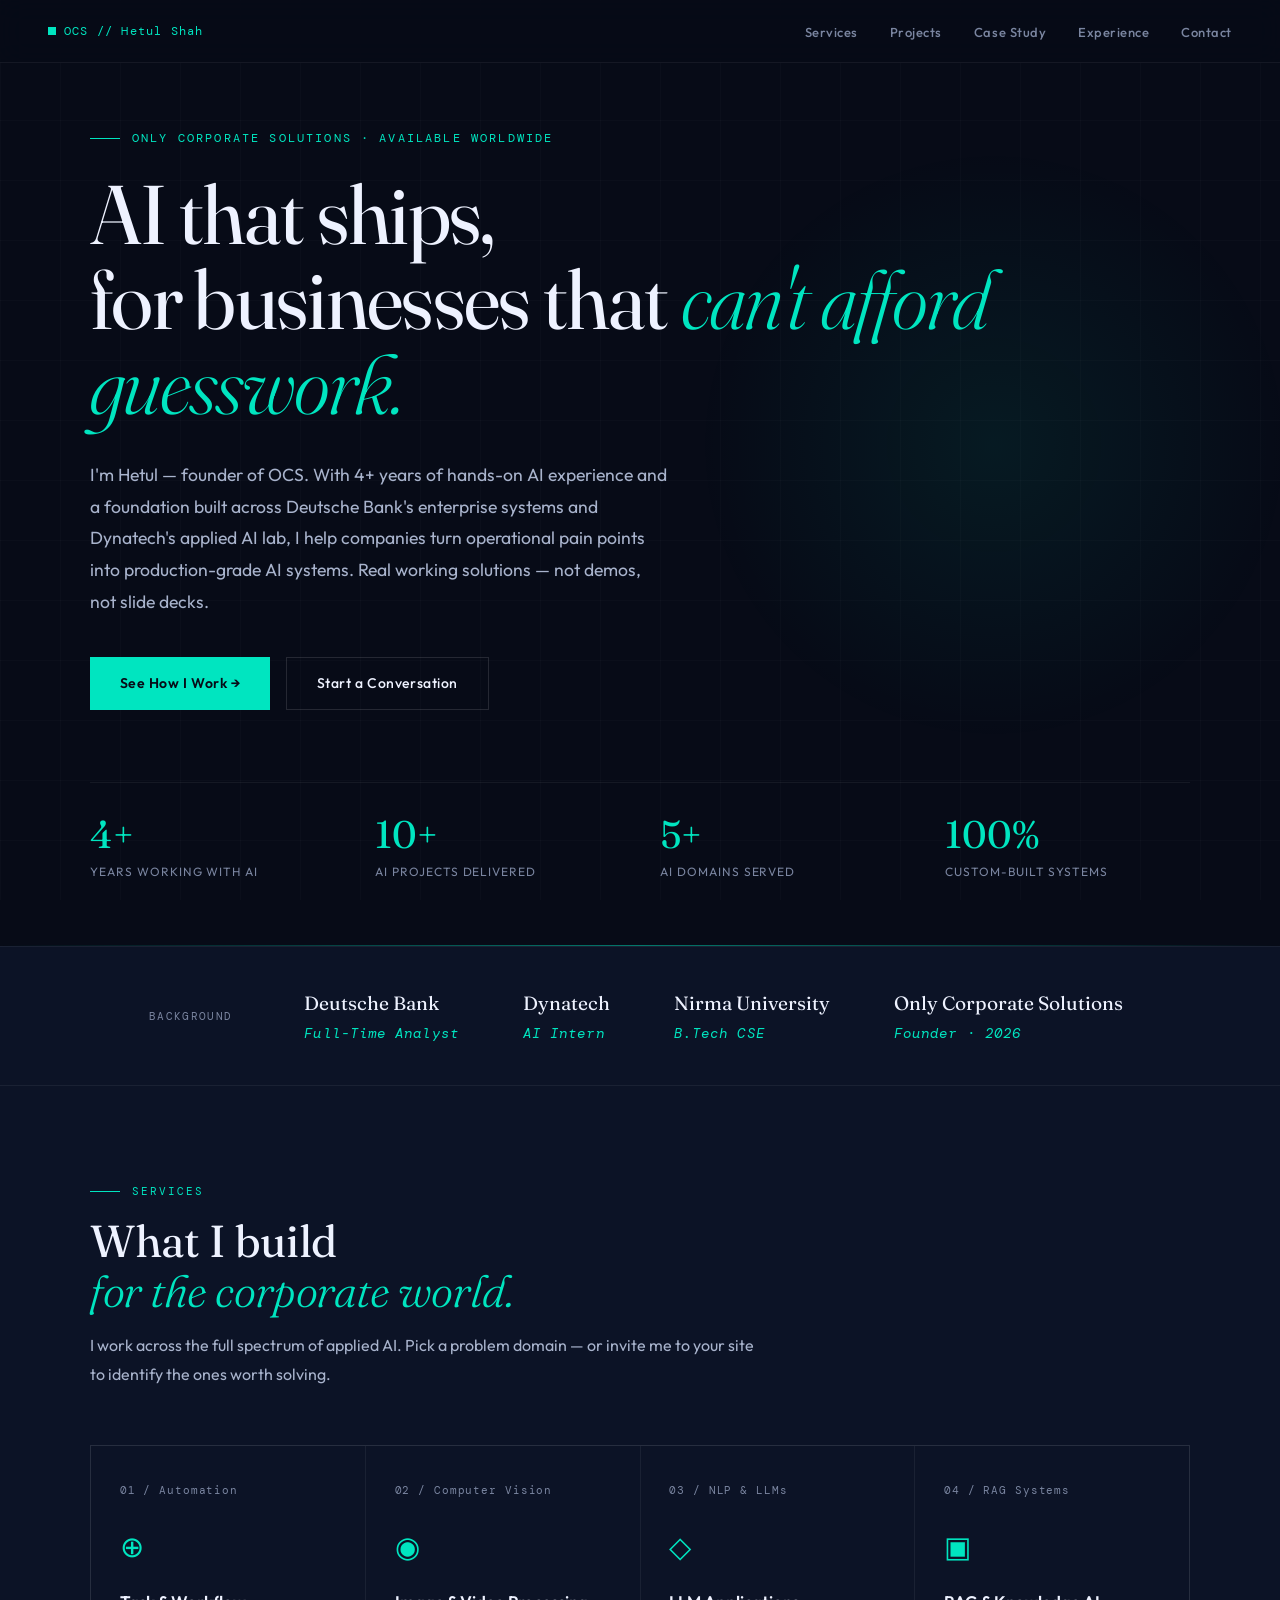
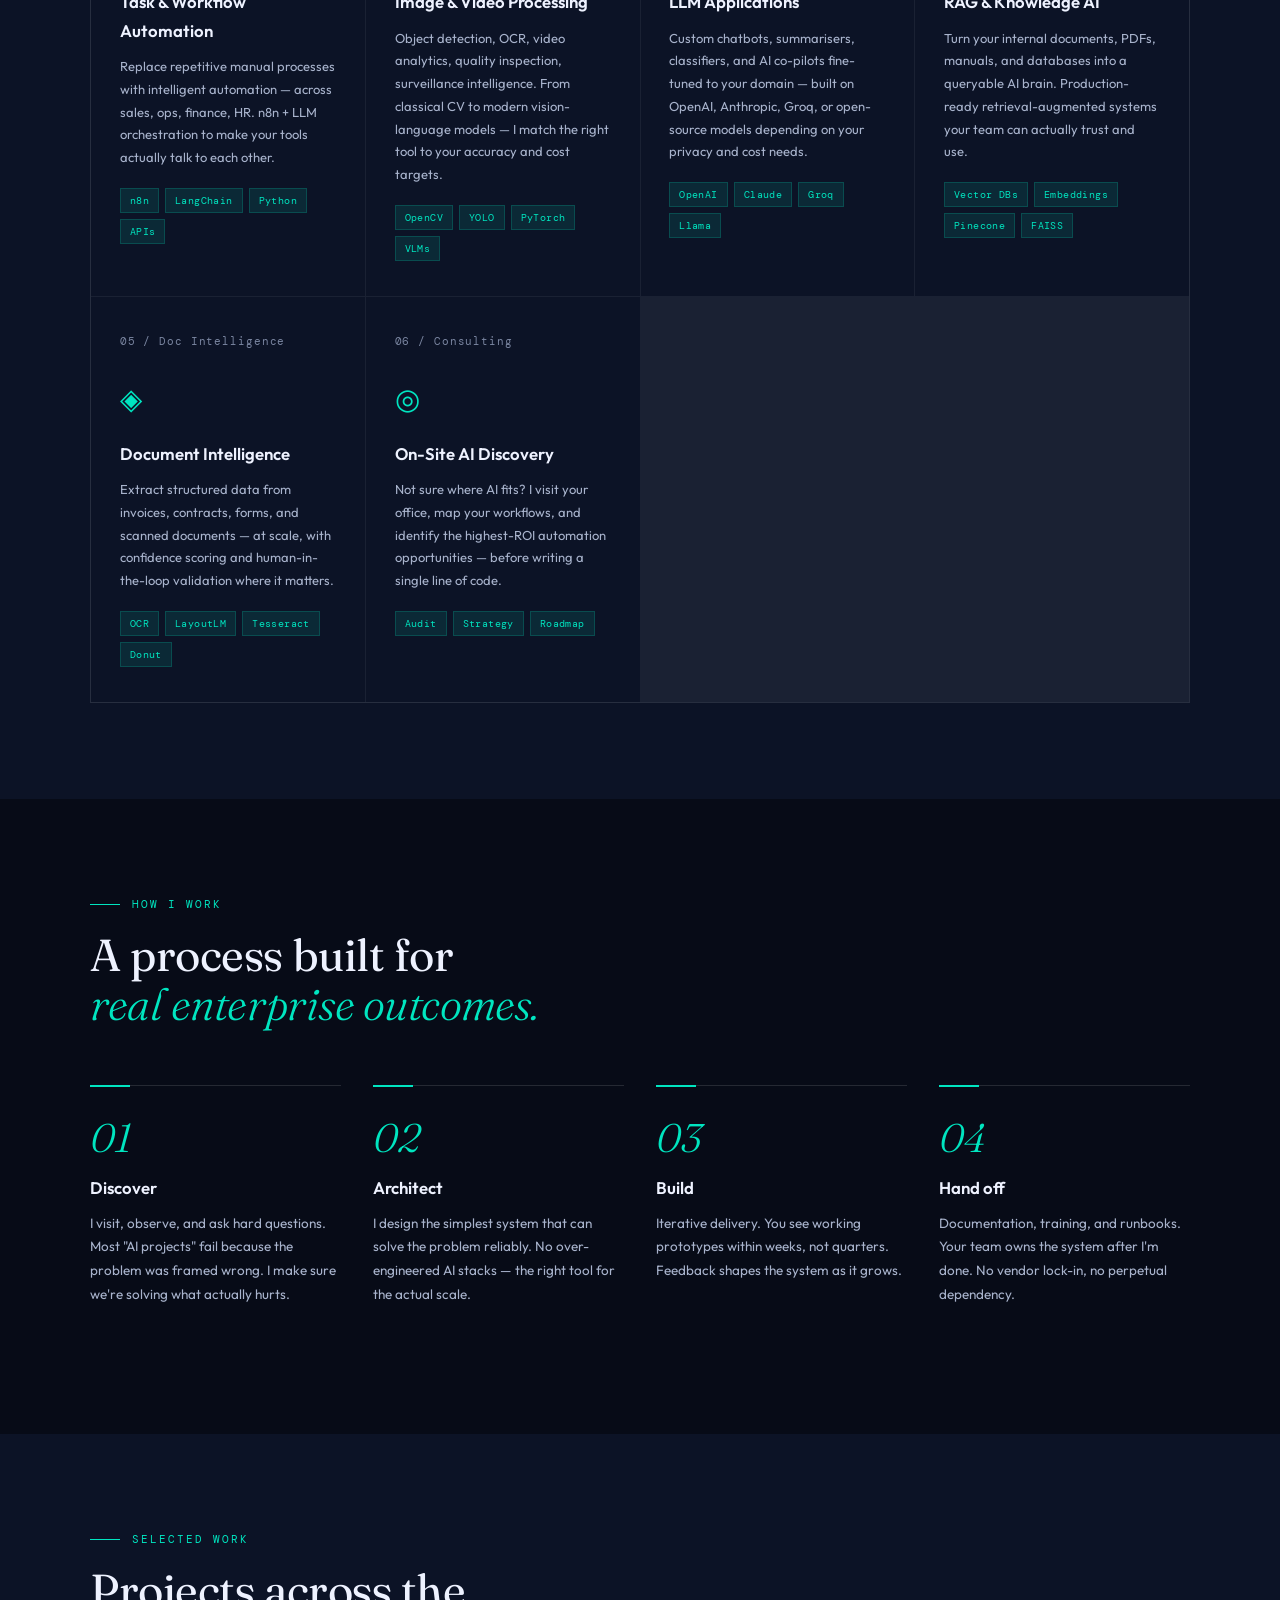
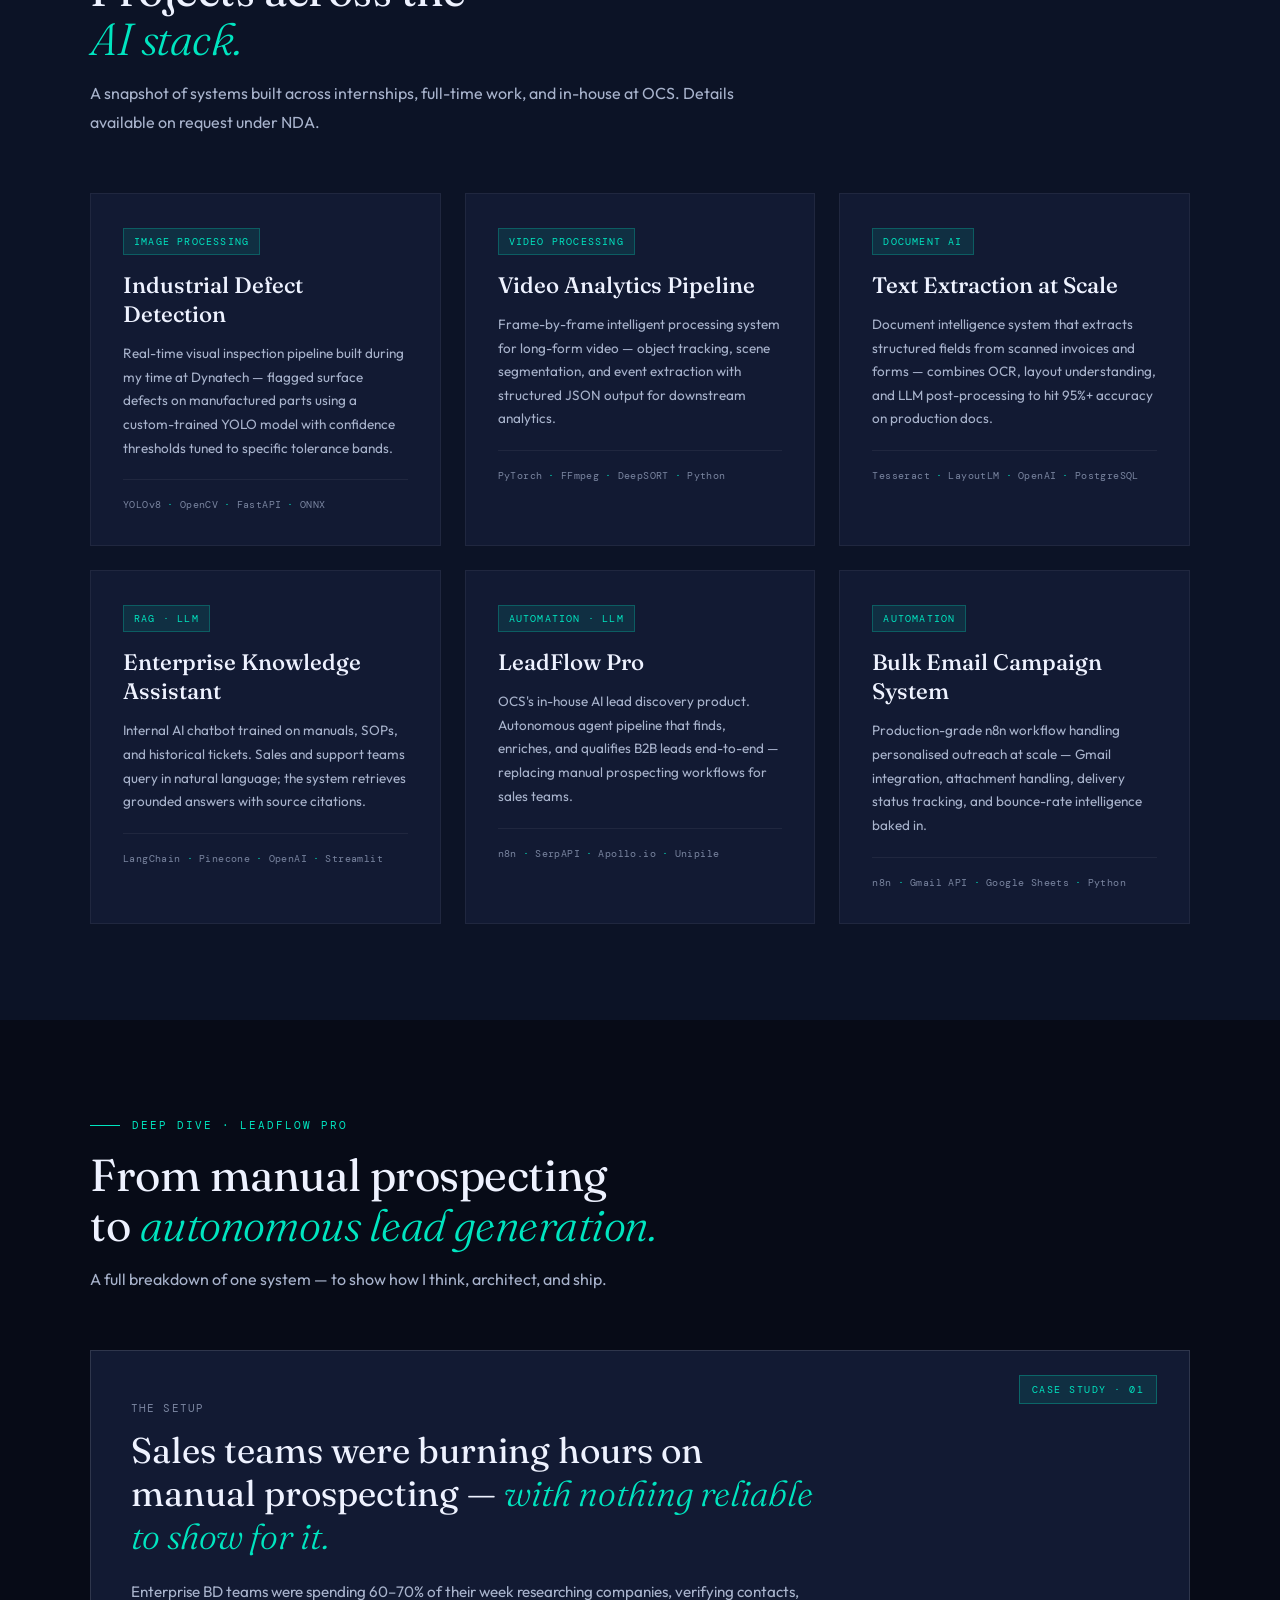
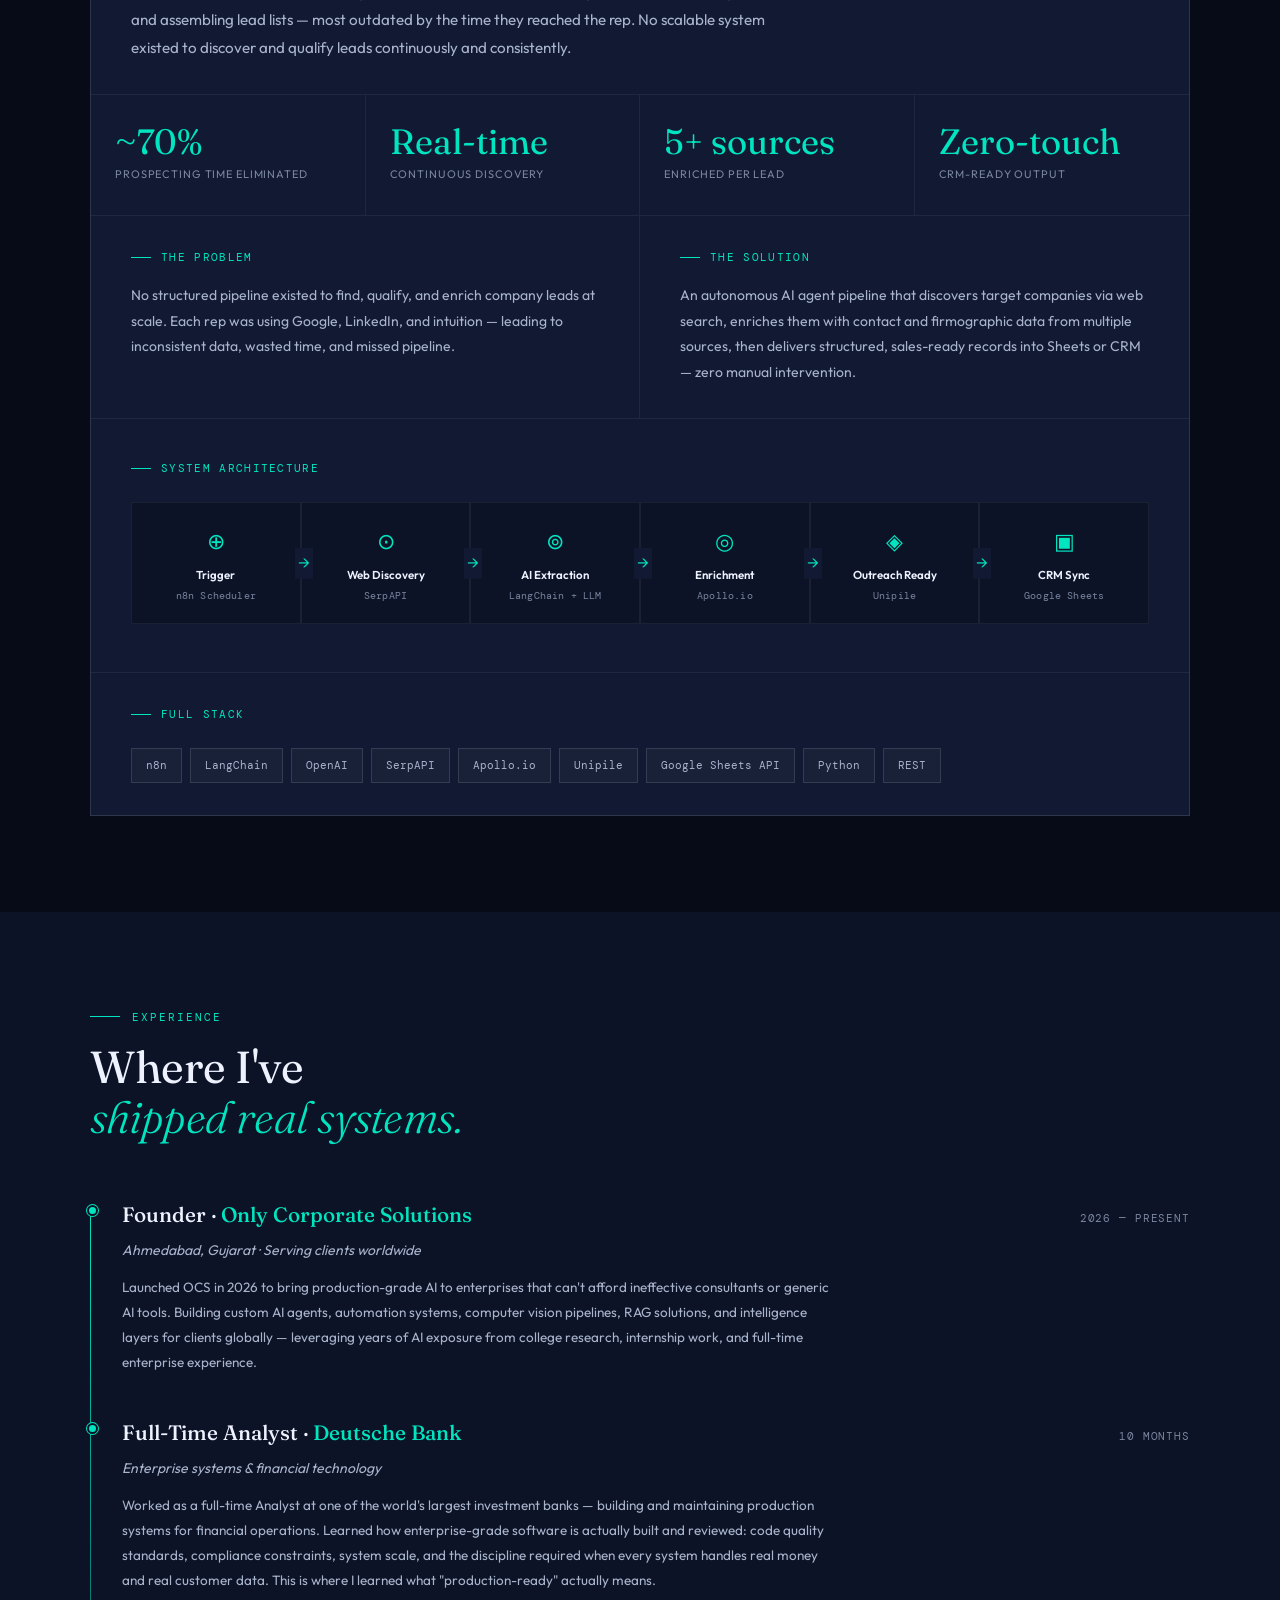
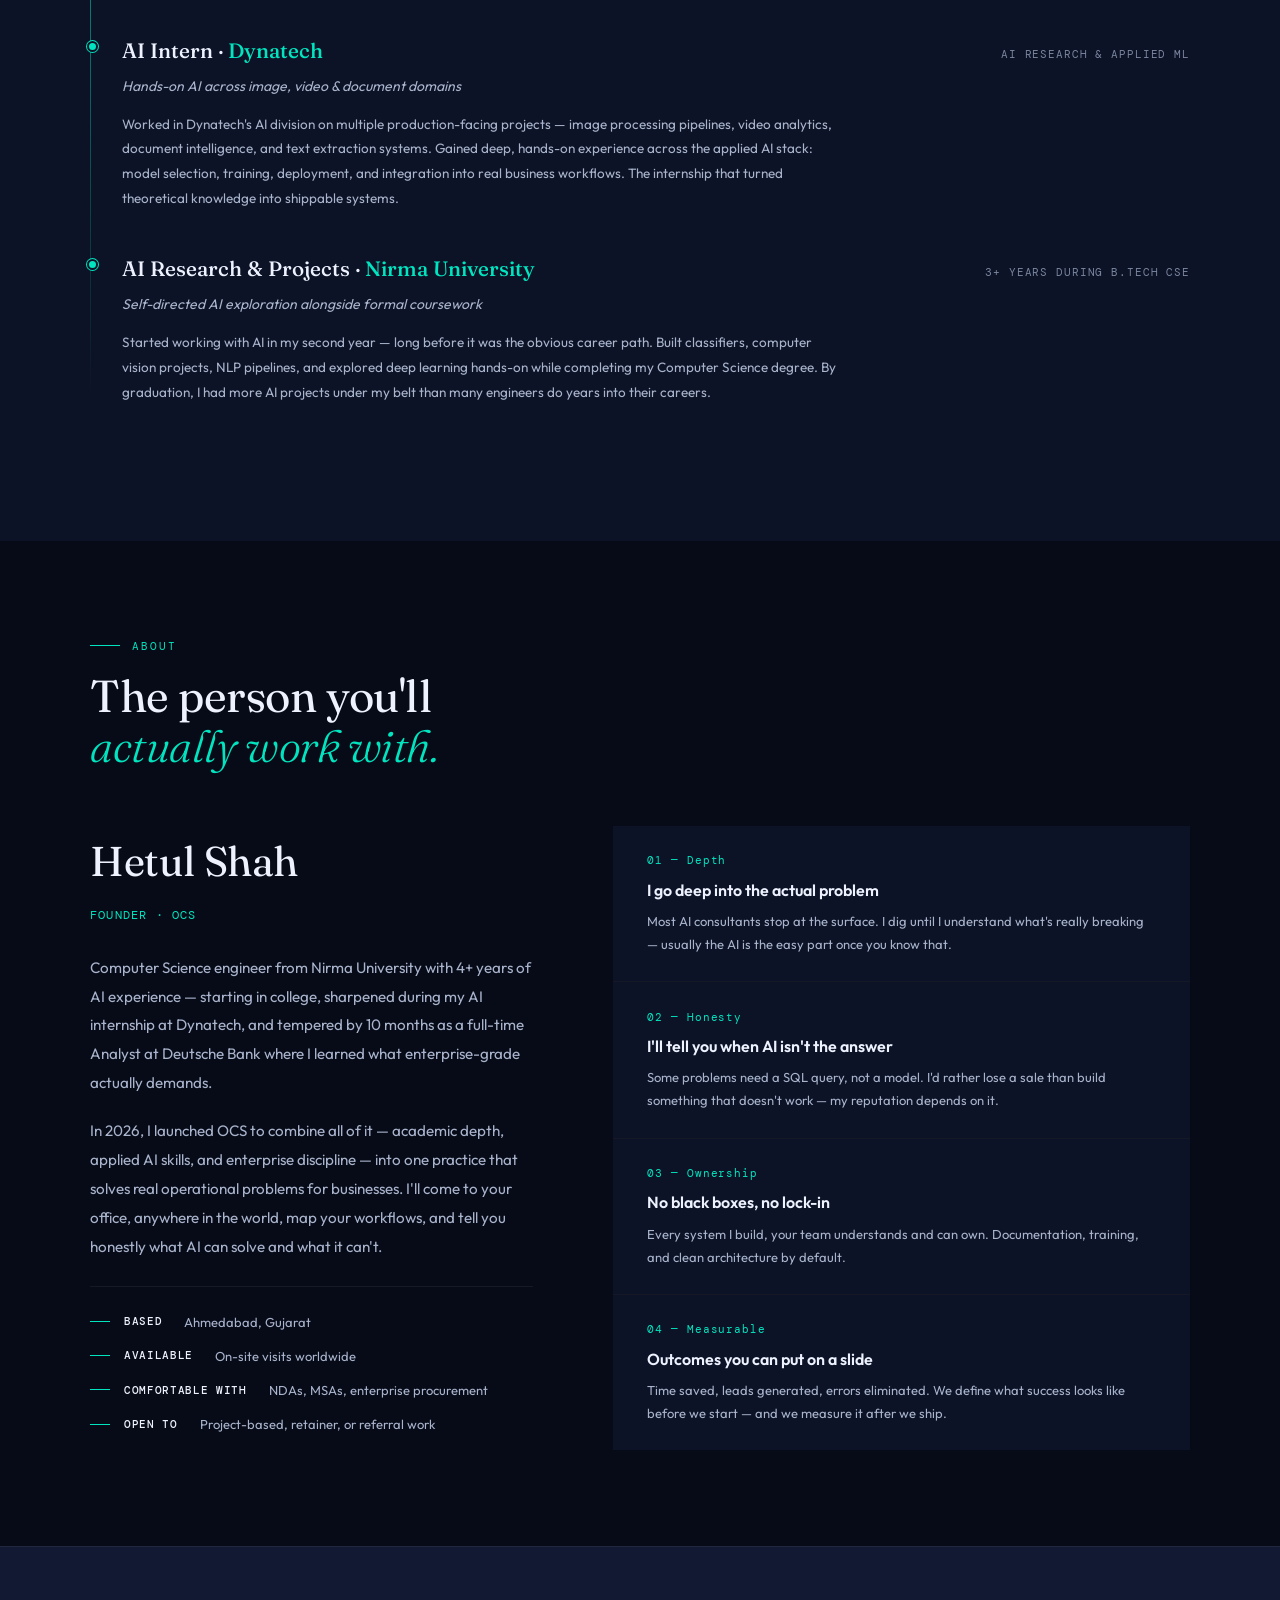
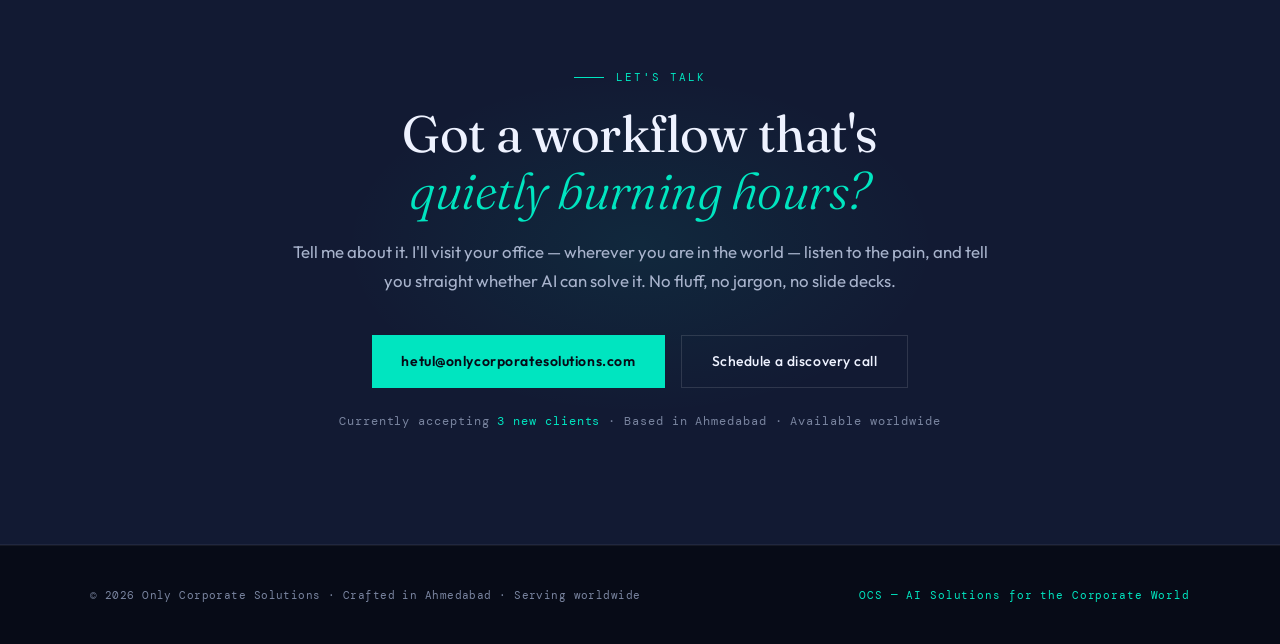
<file: hetul-shah-portfolio (1).html>
<!DOCTYPE html>
<html lang="en">
<head>
<meta charset="UTF-8">
<meta name="viewport" content="width=device-width, initial-scale=1.0">
<title>Hetul Shah — AI Solutions for the Corporate World</title>
<link href="https://fonts.googleapis.com/css2?family=Fraunces:ital,opsz,wght@0,9..144,300..700;1,9..144,300..700&family=DM+Mono:wght@400;500&family=Outfit:wght@300;400;500;600;700&display=swap" rel="stylesheet">
<style>
*,*::before,*::after{box-sizing:border-box;margin:0;padding:0}
:root{
--navy:#070B17;--navy2:#0C1326;--navy3:#121A33;--navy4:#1A2547;
--teal:#00E5C0;--teal2:#00C9A7;--teal3:rgba(0,229,192,0.10);
--white:#EEF2FF;--muted:#7A85A0;--muted2:#A8B3CC;
--border:rgba(255,255,255,0.06);--border2:rgba(255,255,255,0.12);
--card:rgba(255,255,255,0.03);
}
html{scroll-behavior:smooth}
body{background:var(--navy);color:var(--white);font-family:'Outfit',sans-serif;font-weight:400;line-height:1.7;overflow-x:hidden}
.grid-bg{position:fixed;top:0;left:0;right:0;bottom:0;background-image:linear-gradient(rgba(255,255,255,0.02) 1px,transparent 1px),linear-gradient(90deg,rgba(255,255,255,0.02) 1px,transparent 1px);background-size:60px 60px;pointer-events:none;z-index:0}
nav{position:fixed;top:0;left:0;right:0;z-index:100;padding:1.1rem 3rem;display:flex;justify-content:space-between;align-items:center;background:rgba(7,11,23,0.85);backdrop-filter:blur(14px);border-bottom:1px solid var(--border)}
.nav-logo{font-family:'DM Mono',monospace;font-size:12px;color:var(--teal);letter-spacing:0.1em;display:flex;align-items:center;gap:8px}
.nav-logo::before{content:'';width:8px;height:8px;background:var(--teal);display:inline-block;animation:pulse 2s infinite}
.nav-links{display:flex;gap:2rem;list-style:none}
.nav-links a{color:var(--muted);text-decoration:none;font-size:13px;font-weight:500;letter-spacing:0.04em;transition:color 0.2s}
.nav-links a:hover{color:var(--teal)}
.hero{min-height:100vh;display:flex;flex-direction:column;justify-content:center;padding:8rem 3rem 4rem;position:relative;z-index:1}
.hero::before{content:'';position:absolute;top:10%;right:-5%;width:700px;height:700px;background:radial-gradient(circle,rgba(0,229,192,0.07) 0%,transparent 60%);pointer-events:none}
.hero::after{content:'';position:absolute;bottom:0;left:0;right:0;height:1px;background:linear-gradient(90deg,transparent,var(--teal),transparent);opacity:0.5}
.hero-inner{max-width:1100px;margin:0 auto;width:100%;position:relative;z-index:2}
.hero-eyebrow{font-family:'DM Mono',monospace;font-size:12px;color:var(--teal);letter-spacing:0.18em;text-transform:uppercase;margin-bottom:1.5rem;opacity:0;animation:fadeUp 0.6s ease 0.1s forwards;display:flex;align-items:center;gap:12px}
.hero-eyebrow::before{content:'';width:30px;height:1px;background:var(--teal)}
.hero-title{font-family:'Fraunces',serif;font-weight:400;font-size:clamp(2.8rem,6.5vw,6rem);line-height:1.02;margin-bottom:2rem;letter-spacing:-0.02em;opacity:0;animation:fadeUp 0.6s ease 0.25s forwards}
.hero-title em{font-style:italic;color:var(--teal);font-weight:300}
.hero-sub{font-size:1.1rem;color:var(--muted2);max-width:580px;line-height:1.8;margin-bottom:2.5rem;opacity:0;animation:fadeUp 0.6s ease 0.4s forwards}
.hero-ctas{display:flex;gap:1rem;flex-wrap:wrap;opacity:0;animation:fadeUp 0.6s ease 0.55s forwards}
.btn-primary{padding:0.85rem 1.85rem;background:var(--teal);color:var(--navy);font-weight:600;font-size:14px;border:none;cursor:pointer;letter-spacing:0.04em;transition:all 0.25s;font-family:'Outfit',sans-serif;display:inline-flex;align-items:center;gap:8px;text-decoration:none}
.btn-primary:hover{background:var(--teal2);transform:translateY(-2px);box-shadow:0 8px 24px rgba(0,229,192,0.25)}
.btn-ghost{padding:0.85rem 1.85rem;background:transparent;color:var(--white);font-weight:500;font-size:14px;border:1px solid var(--border2);cursor:pointer;letter-spacing:0.04em;transition:all 0.25s;font-family:'Outfit',sans-serif;text-decoration:none;display:inline-block}
.btn-ghost:hover{border-color:var(--teal);color:var(--teal)}
.hero-stats{display:grid;grid-template-columns:repeat(auto-fit,minmax(160px,1fr));gap:2.5rem;margin-top:4.5rem;padding-top:2rem;border-top:1px solid var(--border);opacity:0;animation:fadeUp 0.6s ease 0.7s forwards}
.stat-num{font-family:'Fraunces',serif;font-weight:400;font-size:2.4rem;color:var(--teal);line-height:1}
.stat-label{font-size:12px;color:var(--muted);letter-spacing:0.08em;text-transform:uppercase;margin-top:0.5rem}
.cred-bar{padding:2.5rem 3rem;border-top:1px solid var(--border);border-bottom:1px solid var(--border);background:var(--navy2);position:relative;z-index:1}
.cred-inner{max-width:1100px;margin:0 auto;display:flex;align-items:center;gap:3rem;flex-wrap:wrap;justify-content:center}
.cred-label{font-family:'DM Mono',monospace;font-size:11px;color:var(--muted);letter-spacing:0.12em;text-transform:uppercase;margin-right:1rem}
.cred-item{font-family:'Fraunces',serif;font-size:1.2rem;color:var(--white);font-weight:400;position:relative;padding:0 0.5rem}
.cred-item em{font-style:italic;color:var(--teal);font-size:0.85rem;display:block;font-family:'DM Mono',monospace;letter-spacing:0.08em;margin-top:2px;font-weight:400}
section{padding:6rem 3rem;position:relative;z-index:1}
.section-inner{max-width:1100px;margin:0 auto}
.section-head{margin-bottom:3.5rem;max-width:680px}
.section-tag{font-family:'DM Mono',monospace;font-size:11px;color:var(--teal);letter-spacing:0.18em;text-transform:uppercase;margin-bottom:1rem;display:flex;align-items:center;gap:12px}
.section-tag::before{content:'';width:30px;height:1px;background:var(--teal)}
.section-title{font-family:'Fraunces',serif;font-weight:400;font-size:clamp(2rem,3.5vw,3.2rem);line-height:1.1;margin-bottom:1rem;letter-spacing:-0.01em}
.section-title em{font-style:italic;color:var(--teal);font-weight:300}
.section-sub{color:var(--muted2);font-size:1rem;line-height:1.8}
.services{background:var(--navy2)}
.services-grid{display:grid;grid-template-columns:repeat(auto-fit,minmax(260px,1fr));gap:1px;background:var(--border);border:1px solid var(--border)}
.service-card{padding:2.2rem 1.8rem;background:var(--navy2);border:none;transition:all 0.3s;position:relative;overflow:hidden;cursor:default}
.service-card::before{content:'';position:absolute;top:0;left:0;width:0;height:2px;background:var(--teal);transition:width 0.4s}
.service-card:hover{background:var(--navy3)}
.service-card:hover::before{width:100%}
.service-num{font-family:'DM Mono',monospace;font-size:11px;color:var(--muted);letter-spacing:0.08em;margin-bottom:1.5rem}
.service-icon{font-size:1.8rem;margin-bottom:1rem;color:var(--teal);font-family:'Fraunces',serif}
.service-name{font-weight:600;font-size:1.05rem;margin-bottom:0.6rem;color:var(--white)}
.service-desc{font-size:13px;color:var(--muted2);line-height:1.75;margin-bottom:1.2rem}
.service-tags{display:flex;flex-wrap:wrap;gap:6px}
.tag{font-family:'DM Mono',monospace;font-size:10px;padding:3px 9px;background:var(--teal3);color:var(--teal);border:1px solid rgba(0,229,192,0.18);letter-spacing:0.04em}
.approach{background:var(--navy)}
.approach-grid{display:grid;grid-template-columns:repeat(auto-fit,minmax(220px,1fr));gap:2rem;margin-top:2rem}
.approach-step{padding:2rem 0;border-top:1px solid var(--border2);position:relative}
.approach-step::after{content:'';position:absolute;top:-1px;left:0;width:40px;height:2px;background:var(--teal)}
.approach-num{font-family:'Fraunces',serif;font-style:italic;font-size:2.5rem;color:var(--teal);line-height:1;margin-bottom:1rem;font-weight:300}
.approach-title{font-weight:600;font-size:1.05rem;margin-bottom:0.6rem}
.approach-desc{font-size:13.5px;color:var(--muted2);line-height:1.75}
.projects{background:var(--navy2)}
.project-grid{display:grid;grid-template-columns:repeat(auto-fit,minmax(320px,1fr));gap:1.5rem;margin-top:1rem}
.project-card{background:var(--navy3);border:1px solid var(--border);padding:2rem;position:relative;overflow:hidden;transition:all 0.3s}
.project-card:hover{border-color:var(--teal3);transform:translateY(-3px)}
.project-card::before{content:'';position:absolute;top:0;left:0;right:0;height:1px;background:linear-gradient(90deg,transparent,var(--teal),transparent);opacity:0;transition:opacity 0.3s}
.project-card:hover::before{opacity:1}
.project-cat{font-family:'DM Mono',monospace;font-size:10px;color:var(--teal);letter-spacing:0.12em;text-transform:uppercase;margin-bottom:1rem;display:inline-block;padding:4px 10px;border:1px solid rgba(0,229,192,0.25);background:var(--teal3)}
.project-title{font-family:'Fraunces',serif;font-size:1.4rem;margin-bottom:0.8rem;line-height:1.3;font-weight:500}
.project-desc{font-size:13.5px;color:var(--muted2);line-height:1.75;margin-bottom:1.2rem}
.project-stack{display:flex;flex-wrap:wrap;gap:6px;padding-top:1rem;border-top:1px solid var(--border)}
.project-stack span{font-family:'DM Mono',monospace;font-size:10px;color:var(--muted);letter-spacing:0.04em}
.project-stack span:not(:last-child)::after{content:'·';margin-left:6px;color:var(--teal)}
.case-study{background:var(--navy)}
.cs-wrap{margin-top:2rem;border:1px solid var(--border2);background:var(--navy3);position:relative;overflow:hidden}
.cs-wrap::before{content:'CASE STUDY · 01';position:absolute;top:1.5rem;right:2rem;font-family:'DM Mono',monospace;font-size:10px;color:var(--teal);letter-spacing:0.15em;border:1px solid rgba(0,229,192,0.3);padding:5px 12px;background:var(--teal3)}
.cs-header{padding:3rem 2.5rem 2rem;border-bottom:1px solid var(--border)}
.cs-label{font-family:'DM Mono',monospace;font-size:11px;color:var(--muted);letter-spacing:0.1em;text-transform:uppercase;margin-bottom:0.75rem}
.cs-title{font-family:'Fraunces',serif;font-weight:400;font-size:clamp(1.6rem,2.8vw,2.4rem);margin-bottom:1.2rem;line-height:1.2;max-width:700px}
.cs-title em{font-style:italic;color:var(--teal);font-weight:300}
.cs-desc{color:var(--muted2);font-size:0.95rem;max-width:680px;line-height:1.85}
.cs-metrics{display:grid;grid-template-columns:repeat(auto-fit,minmax(140px,1fr));border-bottom:1px solid var(--border)}
.metric{padding:1.8rem 1.5rem;text-align:left;border-right:1px solid var(--border)}
.metric:last-child{border-right:none}
.metric-val{font-family:'Fraunces',serif;font-weight:400;font-size:2.2rem;color:var(--teal);display:block;line-height:1}
.metric-label{font-size:11px;color:var(--muted);text-transform:uppercase;letter-spacing:0.08em;margin-top:0.5rem}
.cs-content{display:grid;grid-template-columns:1fr 1fr;border-bottom:1px solid var(--border)}
.ps-block{padding:2rem 2.5rem;border-right:1px solid var(--border)}
.ps-block:last-child{border-right:none}
.ps-head{font-family:'DM Mono',monospace;font-size:11px;color:var(--teal);letter-spacing:0.12em;text-transform:uppercase;margin-bottom:1rem;display:flex;align-items:center;gap:10px}
.ps-head::before{content:'';width:20px;height:1px;background:var(--teal)}
.ps-text{font-size:14px;color:var(--muted2);line-height:1.85}
.arch-block{padding:2.5rem;border-bottom:1px solid var(--border)}
.arch-title{font-family:'DM Mono',monospace;font-size:11px;color:var(--teal);letter-spacing:0.12em;text-transform:uppercase;margin-bottom:1.5rem;display:flex;align-items:center;gap:10px}
.arch-title::before{content:'';width:20px;height:1px;background:var(--teal)}
.arch-flow{display:flex;align-items:stretch;gap:0;overflow-x:auto;padding-bottom:0.5rem}
.arch-step{flex:1;min-width:115px;padding:1.2rem 0.8rem;background:var(--navy2);border:1px solid var(--border);text-align:center;position:relative;transition:all 0.2s}
.arch-step:hover{border-color:var(--teal);background:var(--navy4)}
.arch-step:not(:last-child)::after{content:'→';position:absolute;right:-13px;top:50%;transform:translateY(-50%);color:var(--teal);font-size:18px;z-index:1;background:var(--navy3);padding:0 3px;font-weight:300}
.arch-step-icon{font-size:1.4rem;margin-bottom:0.5rem;display:block;color:var(--teal);font-family:'Fraunces',serif}
.arch-step-name{font-size:11.5px;font-weight:600;color:var(--white);margin-bottom:0.3rem;line-height:1.3}
.arch-step-tool{font-family:'DM Mono',monospace;font-size:9.5px;color:var(--muted);letter-spacing:0.02em}
.cs-stack{padding:2rem 2.5rem}
.stack-grid{display:flex;flex-wrap:wrap;gap:8px}
.stack-pill{padding:7px 14px;border:1px solid var(--border2);font-family:'DM Mono',monospace;font-size:11px;color:var(--muted2);background:var(--card);transition:all 0.2s}
.stack-pill:hover{border-color:var(--teal);color:var(--teal);background:var(--teal3)}
.experience{background:var(--navy2)}
.timeline{margin-top:2rem;position:relative;padding-left:2rem}
.timeline::before{content:'';position:absolute;left:0;top:8px;bottom:8px;width:1px;background:linear-gradient(180deg,var(--teal),transparent)}
.exp-item{margin-bottom:2.5rem;position:relative}
.exp-item::before{content:'';position:absolute;left:-2.18rem;top:0.5rem;width:11px;height:11px;background:var(--teal);border-radius:50%;border:2px solid var(--navy2);box-shadow:0 0 0 1px var(--teal)}
.exp-head{display:flex;justify-content:space-between;align-items:baseline;flex-wrap:wrap;gap:0.5rem;margin-bottom:0.4rem}
.exp-title{font-family:'Fraunces',serif;font-weight:500;font-size:1.3rem}
.exp-org{color:var(--teal);font-weight:500}
.exp-date{font-family:'DM Mono',monospace;font-size:11px;color:var(--muted);letter-spacing:0.08em;text-transform:uppercase}
.exp-role{font-size:14px;color:var(--muted2);margin-bottom:0.8rem;font-style:italic}
.exp-desc{font-size:13.5px;color:var(--muted2);line-height:1.85;max-width:720px}
.about{background:var(--navy)}
.about-grid{display:grid;grid-template-columns:1fr 1.3fr;gap:5rem;align-items:start;margin-top:2rem}
@media(max-width:900px){.about-grid{grid-template-columns:1fr;gap:3rem}}
.about-name{font-family:'Fraunces',serif;font-weight:400;font-size:2.6rem;margin-bottom:0.5rem;letter-spacing:-0.01em}
.about-role{font-family:'DM Mono',monospace;font-size:12px;color:var(--teal);letter-spacing:0.1em;margin-bottom:1.8rem;text-transform:uppercase}
.about-desc{color:var(--muted2);font-size:0.95rem;line-height:1.9;margin-bottom:1.2rem}
.about-list{list-style:none;display:flex;flex-direction:column;gap:12px;margin-top:1.5rem;padding-top:1.5rem;border-top:1px solid var(--border)}
.about-list li{font-size:13px;color:var(--muted2);display:flex;align-items:center;gap:14px}
.about-list li::before{content:'';width:20px;height:1px;background:var(--teal);flex-shrink:0}
.about-list li strong{color:var(--white);font-weight:500;font-family:'DM Mono',monospace;font-size:11px;letter-spacing:0.06em;text-transform:uppercase;margin-right:8px}
.principles{display:flex;flex-direction:column;gap:1px;background:var(--border)}
.principle{background:var(--navy2);padding:1.6rem 2rem;border-left:2px solid transparent;transition:all 0.3s;cursor:default}
.principle:hover{border-color:var(--teal);background:var(--navy3)}
.principle-num{font-family:'DM Mono',monospace;font-size:11px;color:var(--teal);margin-bottom:0.4rem;letter-spacing:0.08em}
.principle-title{font-weight:600;font-size:1rem;margin-bottom:0.4rem}
.principle-desc{font-size:13px;color:var(--muted2);line-height:1.75}
.cta-section{background:var(--navy3);text-align:center;padding:7rem 3rem;position:relative;overflow:hidden;border-top:1px solid var(--border);border-bottom:1px solid var(--border)}
.cta-section::before{content:'';position:absolute;top:50%;left:50%;transform:translate(-50%,-50%);width:700px;height:400px;background:radial-gradient(ellipse,rgba(0,229,192,0.07) 0%,transparent 60%);pointer-events:none}
.cta-inner{position:relative;z-index:2;max-width:720px;margin:0 auto}
.cta-title{font-family:'Fraunces',serif;font-weight:400;font-size:clamp(2rem,4vw,3.5rem);margin-bottom:1.2rem;line-height:1.1;letter-spacing:-0.01em}
.cta-title em{font-style:italic;color:var(--teal);font-weight:300}
.cta-sub{color:var(--muted2);margin-bottom:2.5rem;font-size:1.05rem;line-height:1.7}
.cta-extra{margin-top:1.5rem;font-family:'DM Mono',monospace;font-size:11.5px;color:var(--muted);letter-spacing:0.08em}
.cta-extra span{color:var(--teal)}
footer{padding:2.5rem 3rem;border-top:1px solid var(--border);position:relative;z-index:1;background:var(--navy)}
.footer-inner{max-width:1100px;margin:0 auto;display:flex;justify-content:space-between;align-items:center;flex-wrap:wrap;gap:1rem}
.footer-copy{font-family:'DM Mono',monospace;font-size:11px;color:var(--muted);letter-spacing:0.04em}
.footer-brand{font-family:'DM Mono',monospace;font-size:11px;color:var(--teal);letter-spacing:0.08em}
@keyframes fadeUp{from{opacity:0;transform:translateY(24px)}to{opacity:1;transform:translateY(0)}}
@keyframes pulse{0%,100%{opacity:1}50%{opacity:0.3}}
@media(max-width:768px){
  nav{padding:1rem 1.5rem}
  .nav-links{display:none}
  section{padding:4rem 1.5rem}
  .hero{padding:6rem 1.5rem 3rem}
  .cs-content{grid-template-columns:1fr}
  .ps-block{border-right:none;border-bottom:1px solid var(--border)}
  .metric{border-right:none;border-bottom:1px solid var(--border)}
  .cred-bar{padding:2rem 1.5rem}
  .cta-section{padding:5rem 1.5rem}
  footer{padding:2rem 1.5rem}
}
</style>
<link href="https://assets.calendly.com/assets/external/widget.css" rel="stylesheet">
<script src="https://assets.calendly.com/assets/external/widget.js" type="text/javascript" async></script>
</head>
<body>
<div class="grid-bg"></div>
<nav>
  <div class="nav-logo">OCS // Hetul Shah</div>
  <ul class="nav-links">
    <li><a href="#services">Services</a></li>
    <li><a href="#projects">Projects</a></li>
    <li><a href="#case-study">Case Study</a></li>
    <li><a href="#experience">Experience</a></li>
    <li><a href="#contact">Contact</a></li>
  </ul>
</nav>
<section class="hero">
  <div class="hero-inner">
    <div class="hero-eyebrow">Only Corporate Solutions · Available worldwide</div>
    <h1 class="hero-title">AI that ships,<br>for businesses that <em>can't afford guesswork.</em></h1>
    <p class="hero-sub">I'm Hetul — founder of OCS. With 4+ years of hands-on AI experience and a foundation built across Deutsche Bank's enterprise systems and Dynatech's applied AI lab, I help companies turn operational pain points into production-grade AI systems. Real working solutions — not demos, not slide decks.</p>
    <div class="hero-ctas">
      <a href="#case-study" class="btn-primary">See How I Work →</a>
      <a href="#contact" class="btn-ghost">Start a Conversation</a>
    </div>
    <div class="hero-stats">
      <div><div class="stat-num">4+</div><div class="stat-label">Years working with AI</div></div>
      <div><div class="stat-num">10+</div><div class="stat-label">AI projects delivered</div></div>
      <div><div class="stat-num">5+</div><div class="stat-label">AI domains served</div></div>
      <div><div class="stat-num">100%</div><div class="stat-label">Custom-built systems</div></div>
    </div>
  </div>
</section>
<div class="cred-bar">
  <div class="cred-inner">
    <div class="cred-label">Background</div>
    <div class="cred-item">Deutsche Bank<em>Full-Time Analyst</em></div>
    <div class="cred-item">Dynatech<em>AI Intern</em></div>
    <div class="cred-item">Nirma University<em>B.Tech CSE</em></div>
    <div class="cred-item">Only Corporate Solutions<em>Founder · 2026</em></div>
  </div>
</div>
<section class="services" id="services">
  <div class="section-inner">
    <div class="section-head">
      <div class="section-tag">Services</div>
      <h2 class="section-title">What I build<br><em>for the corporate world.</em></h2>
      <p class="section-sub">I work across the full spectrum of applied AI. Pick a problem domain — or invite me to your site to identify the ones worth solving.</p>
    </div>
    <div class="services-grid">
      <div class="service-card">
        <div class="service-num">01 / Automation</div>
        <div class="service-icon">⊕</div>
        <div class="service-name">Task & Workflow Automation</div>
        <div class="service-desc">Replace repetitive manual processes with intelligent automation — across sales, ops, finance, HR. n8n + LLM orchestration to make your tools actually talk to each other.</div>
        <div class="service-tags"><span class="tag">n8n</span><span class="tag">LangChain</span><span class="tag">Python</span><span class="tag">APIs</span></div>
      </div>
      <div class="service-card">
        <div class="service-num">02 / Computer Vision</div>
        <div class="service-icon">◉</div>
        <div class="service-name">Image & Video Processing</div>
        <div class="service-desc">Object detection, OCR, video analytics, quality inspection, surveillance intelligence. From classical CV to modern vision-language models — I match the right tool to your accuracy and cost targets.</div>
        <div class="service-tags"><span class="tag">OpenCV</span><span class="tag">YOLO</span><span class="tag">PyTorch</span><span class="tag">VLMs</span></div>
      </div>
      <div class="service-card">
        <div class="service-num">03 / NLP & LLMs</div>
        <div class="service-icon">◇</div>
        <div class="service-name">LLM Applications</div>
        <div class="service-desc">Custom chatbots, summarisers, classifiers, and AI co-pilots fine-tuned to your domain — built on OpenAI, Anthropic, Groq, or open-source models depending on your privacy and cost needs.</div>
        <div class="service-tags"><span class="tag">OpenAI</span><span class="tag">Claude</span><span class="tag">Groq</span><span class="tag">Llama</span></div>
      </div>
      <div class="service-card">
        <div class="service-num">04 / RAG Systems</div>
        <div class="service-icon">▣</div>
        <div class="service-name">RAG & Knowledge AI</div>
        <div class="service-desc">Turn your internal documents, PDFs, manuals, and databases into a queryable AI brain. Production-ready retrieval-augmented systems your team can actually trust and use.</div>
        <div class="service-tags"><span class="tag">Vector DBs</span><span class="tag">Embeddings</span><span class="tag">Pinecone</span><span class="tag">FAISS</span></div>
      </div>
      <div class="service-card">
        <div class="service-num">05 / Doc Intelligence</div>
        <div class="service-icon">◈</div>
        <div class="service-name">Document Intelligence</div>
        <div class="service-desc">Extract structured data from invoices, contracts, forms, and scanned documents — at scale, with confidence scoring and human-in-the-loop validation where it matters.</div>
        <div class="service-tags"><span class="tag">OCR</span><span class="tag">LayoutLM</span><span class="tag">Tesseract</span><span class="tag">Donut</span></div>
      </div>
      <div class="service-card">
        <div class="service-num">06 / Consulting</div>
        <div class="service-icon">◎</div>
        <div class="service-name">On-Site AI Discovery</div>
        <div class="service-desc">Not sure where AI fits? I visit your office, map your workflows, and identify the highest-ROI automation opportunities — before writing a single line of code.</div>
        <div class="service-tags"><span class="tag">Audit</span><span class="tag">Strategy</span><span class="tag">Roadmap</span></div>
      </div>
    </div>
  </div>
</section>
<section class="approach">
  <div class="section-inner">
    <div class="section-head">
      <div class="section-tag">How I work</div>
      <h2 class="section-title">A process built for<br><em>real enterprise outcomes.</em></h2>
    </div>
    <div class="approach-grid">
      <div class="approach-step"><div class="approach-num">01</div><div class="approach-title">Discover</div><div class="approach-desc">I visit, observe, and ask hard questions. Most "AI projects" fail because the problem was framed wrong. I make sure we're solving what actually hurts.</div></div>
      <div class="approach-step"><div class="approach-num">02</div><div class="approach-title">Architect</div><div class="approach-desc">I design the simplest system that can solve the problem reliably. No over-engineered AI stacks — the right tool for the actual scale.</div></div>
      <div class="approach-step"><div class="approach-num">03</div><div class="approach-title">Build</div><div class="approach-desc">Iterative delivery. You see working prototypes within weeks, not quarters. Feedback shapes the system as it grows.</div></div>
      <div class="approach-step"><div class="approach-num">04</div><div class="approach-title">Hand off</div><div class="approach-desc">Documentation, training, and runbooks. Your team owns the system after I'm done. No vendor lock-in, no perpetual dependency.</div></div>
    </div>
  </div>
</section>
<section class="projects" id="projects">
  <div class="section-inner">
    <div class="section-head">
      <div class="section-tag">Selected work</div>
      <h2 class="section-title">Projects across the<br><em>AI stack.</em></h2>
      <p class="section-sub">A snapshot of systems built across internships, full-time work, and in-house at OCS. Details available on request under NDA.</p>
    </div>
    <div class="project-grid">
      <div class="project-card">
        <div class="project-cat">Image Processing</div>
        <h3 class="project-title">Industrial Defect Detection</h3>
        <p class="project-desc">Real-time visual inspection pipeline built during my time at Dynatech — flagged surface defects on manufactured parts using a custom-trained YOLO model with confidence thresholds tuned to specific tolerance bands.</p>
        <div class="project-stack"><span>YOLOv8</span><span>OpenCV</span><span>FastAPI</span><span>ONNX</span></div>
      </div>
      <div class="project-card">
        <div class="project-cat">Video Processing</div>
        <h3 class="project-title">Video Analytics Pipeline</h3>
        <p class="project-desc">Frame-by-frame intelligent processing system for long-form video — object tracking, scene segmentation, and event extraction with structured JSON output for downstream analytics.</p>
        <div class="project-stack"><span>PyTorch</span><span>FFmpeg</span><span>DeepSORT</span><span>Python</span></div>
      </div>
      <div class="project-card">
        <div class="project-cat">Document AI</div>
        <h3 class="project-title">Text Extraction at Scale</h3>
        <p class="project-desc">Document intelligence system that extracts structured fields from scanned invoices and forms — combines OCR, layout understanding, and LLM post-processing to hit 95%+ accuracy on production docs.</p>
        <div class="project-stack"><span>Tesseract</span><span>LayoutLM</span><span>OpenAI</span><span>PostgreSQL</span></div>
      </div>
      <div class="project-card">
        <div class="project-cat">RAG · LLM</div>
        <h3 class="project-title">Enterprise Knowledge Assistant</h3>
        <p class="project-desc">Internal AI chatbot trained on manuals, SOPs, and historical tickets. Sales and support teams query in natural language; the system retrieves grounded answers with source citations.</p>
        <div class="project-stack"><span>LangChain</span><span>Pinecone</span><span>OpenAI</span><span>Streamlit</span></div>
      </div>
      <div class="project-card">
        <div class="project-cat">Automation · LLM</div>
        <h3 class="project-title">LeadFlow Pro</h3>
        <p class="project-desc">OCS's in-house AI lead discovery product. Autonomous agent pipeline that finds, enriches, and qualifies B2B leads end-to-end — replacing manual prospecting workflows for sales teams.</p>
        <div class="project-stack"><span>n8n</span><span>SerpAPI</span><span>Apollo.io</span><span>Unipile</span></div>
      </div>
      <div class="project-card">
        <div class="project-cat">Automation</div>
        <h3 class="project-title">Bulk Email Campaign System</h3>
        <p class="project-desc">Production-grade n8n workflow handling personalised outreach at scale — Gmail integration, attachment handling, delivery status tracking, and bounce-rate intelligence baked in.</p>
        <div class="project-stack"><span>n8n</span><span>Gmail API</span><span>Google Sheets</span><span>Python</span></div>
      </div>
    </div>
  </div>
</section>
<section class="case-study" id="case-study">
  <div class="section-inner">
    <div class="section-head">
      <div class="section-tag">Deep dive · LeadFlow Pro</div>
      <h2 class="section-title">From manual prospecting<br>to <em>autonomous lead generation.</em></h2>
      <p class="section-sub">A full breakdown of one system — to show how I think, architect, and ship.</p>
    </div>
    <div class="cs-wrap">
      <div class="cs-header">
        <div class="cs-label">The Setup</div>
        <h3 class="cs-title">Sales teams were burning hours on manual prospecting — <em>with nothing reliable to show for it.</em></h3>
        <p class="cs-desc">Enterprise BD teams were spending 60–70% of their week researching companies, verifying contacts, and assembling lead lists — most outdated by the time they reached the rep. No scalable system existed to discover and qualify leads continuously and consistently.</p>
      </div>
      <div class="cs-metrics">
        <div class="metric"><span class="metric-val">~70%</span><span class="metric-label">Prospecting time eliminated</span></div>
        <div class="metric"><span class="metric-val">Real-time</span><span class="metric-label">Continuous discovery</span></div>
        <div class="metric"><span class="metric-val">5+ sources</span><span class="metric-label">Enriched per lead</span></div>
        <div class="metric"><span class="metric-val">Zero-touch</span><span class="metric-label">CRM-ready output</span></div>
      </div>
      <div class="cs-content">
        <div class="ps-block"><div class="ps-head">The Problem</div><div class="ps-text">No structured pipeline existed to find, qualify, and enrich company leads at scale. Each rep was using Google, LinkedIn, and intuition — leading to inconsistent data, wasted time, and missed pipeline.</div></div>
        <div class="ps-block"><div class="ps-head">The Solution</div><div class="ps-text">An autonomous AI agent pipeline that discovers target companies via web search, enriches them with contact and firmographic data from multiple sources, then delivers structured, sales-ready records into Sheets or CRM — zero manual intervention.</div></div>
      </div>
      <div class="arch-block">
        <div class="arch-title">System architecture</div>
        <div class="arch-flow">
          <div class="arch-step"><span class="arch-step-icon">⊕</span><div class="arch-step-name">Trigger</div><div class="arch-step-tool">n8n Scheduler</div></div>
          <div class="arch-step"><span class="arch-step-icon">⊙</span><div class="arch-step-name">Web Discovery</div><div class="arch-step-tool">SerpAPI</div></div>
          <div class="arch-step"><span class="arch-step-icon">⊚</span><div class="arch-step-name">AI Extraction</div><div class="arch-step-tool">LangChain + LLM</div></div>
          <div class="arch-step"><span class="arch-step-icon">◎</span><div class="arch-step-name">Enrichment</div><div class="arch-step-tool">Apollo.io</div></div>
          <div class="arch-step"><span class="arch-step-icon">◈</span><div class="arch-step-name">Outreach Ready</div><div class="arch-step-tool">Unipile</div></div>
          <div class="arch-step"><span class="arch-step-icon">▣</span><div class="arch-step-name">CRM Sync</div><div class="arch-step-tool">Google Sheets</div></div>
        </div>
      </div>
      <div class="cs-stack">
        <div class="arch-title">Full stack</div>
        <div class="stack-grid">
          <span class="stack-pill">n8n</span><span class="stack-pill">LangChain</span><span class="stack-pill">OpenAI</span><span class="stack-pill">SerpAPI</span><span class="stack-pill">Apollo.io</span><span class="stack-pill">Unipile</span><span class="stack-pill">Google Sheets API</span><span class="stack-pill">Python</span><span class="stack-pill">REST</span>
        </div>
      </div>
    </div>
  </div>
</section>
<section class="experience" id="experience">
  <div class="section-inner">
    <div class="section-head">
      <div class="section-tag">Experience</div>
      <h2 class="section-title">Where I've<br><em>shipped real systems.</em></h2>
    </div>
    <div class="timeline">
      <div class="exp-item">
        <div class="exp-head"><div class="exp-title">Founder · <span class="exp-org">Only Corporate Solutions</span></div><div class="exp-date">2026 — Present</div></div>
        <div class="exp-role">Ahmedabad, Gujarat · Serving clients worldwide</div>
        <div class="exp-desc">Launched OCS in 2026 to bring production-grade AI to enterprises that can't afford ineffective consultants or generic AI tools. Building custom AI agents, automation systems, computer vision pipelines, RAG solutions, and intelligence layers for clients globally — leveraging years of AI exposure from college research, internship work, and full-time enterprise experience.</div>
      </div>
      <div class="exp-item">
        <div class="exp-head"><div class="exp-title">Full-Time Analyst · <span class="exp-org">Deutsche Bank</span></div><div class="exp-date">10 months</div></div>
        <div class="exp-role">Enterprise systems & financial technology</div>
        <div class="exp-desc">Worked as a full-time Analyst at one of the world's largest investment banks — building and maintaining production systems for financial operations. Learned how enterprise-grade software is actually built and reviewed: code quality standards, compliance constraints, system scale, and the discipline required when every system handles real money and real customer data. This is where I learned what "production-ready" actually means.</div>
      </div>
      <div class="exp-item">
        <div class="exp-head"><div class="exp-title">AI Intern · <span class="exp-org">Dynatech</span></div><div class="exp-date">AI Research & Applied ML</div></div>
        <div class="exp-role">Hands-on AI across image, video & document domains</div>
        <div class="exp-desc">Worked in Dynatech's AI division on multiple production-facing projects — image processing pipelines, video analytics, document intelligence, and text extraction systems. Gained deep, hands-on experience across the applied AI stack: model selection, training, deployment, and integration into real business workflows. The internship that turned theoretical knowledge into shippable systems.</div>
      </div>
      <div class="exp-item">
        <div class="exp-head"><div class="exp-title">AI Research & Projects · <span class="exp-org">Nirma University</span></div><div class="exp-date">3+ years during B.Tech CSE</div></div>
        <div class="exp-role">Self-directed AI exploration alongside formal coursework</div>
        <div class="exp-desc">Started working with AI in my second year — long before it was the obvious career path. Built classifiers, computer vision projects, NLP pipelines, and explored deep learning hands-on while completing my Computer Science degree. By graduation, I had more AI projects under my belt than many engineers do years into their careers.</div>
      </div>
    </div>
  </div>
</section>
<section class="about" id="about">
  <div class="section-inner">
    <div class="section-head">
      <div class="section-tag">About</div>
      <h2 class="section-title">The person you'll<br><em>actually work with.</em></h2>
    </div>
    <div class="about-grid">
      <div>
        <div class="about-name">Hetul Shah</div>
        <div class="about-role">Founder · OCS</div>
        <p class="about-desc">Computer Science engineer from Nirma University with 4+ years of AI experience — starting in college, sharpened during my AI internship at Dynatech, and tempered by 10 months as a full-time Analyst at Deutsche Bank where I learned what enterprise-grade actually demands.</p>
        <p class="about-desc">In 2026, I launched OCS to combine all of it — academic depth, applied AI skills, and enterprise discipline — into one practice that solves real operational problems for businesses. I'll come to your office, anywhere in the world, map your workflows, and tell you honestly what AI can solve and what it can't.</p>
        <ul class="about-list">
          <li><strong>Based</strong>Ahmedabad, Gujarat</li>
          <li><strong>Available</strong>On-site visits worldwide</li>
          <li><strong>Comfortable with</strong>NDAs, MSAs, enterprise procurement</li>
          <li><strong>Open to</strong>Project-based, retainer, or referral work</li>
        </ul>
      </div>
      <div class="principles">
        <div class="principle"><div class="principle-num">01 — Depth</div><div class="principle-title">I go deep into the actual problem</div><div class="principle-desc">Most AI consultants stop at the surface. I dig until I understand what's really breaking — usually the AI is the easy part once you know that.</div></div>
        <div class="principle"><div class="principle-num">02 — Honesty</div><div class="principle-title">I'll tell you when AI isn't the answer</div><div class="principle-desc">Some problems need a SQL query, not a model. I'd rather lose a sale than build something that doesn't work — my reputation depends on it.</div></div>
        <div class="principle"><div class="principle-num">03 — Ownership</div><div class="principle-title">No black boxes, no lock-in</div><div class="principle-desc">Every system I build, your team understands and can own. Documentation, training, and clean architecture by default.</div></div>
        <div class="principle"><div class="principle-num">04 — Measurable</div><div class="principle-title">Outcomes you can put on a slide</div><div class="principle-desc">Time saved, leads generated, errors eliminated. We define what success looks like before we start — and we measure it after we ship.</div></div>
      </div>
    </div>
  </div>
</section>
<section class="cta-section" id="contact">
  <div class="cta-inner">
    <div class="section-tag" style="justify-content:center;display:inline-flex;margin-bottom:1.2rem">Let's talk</div>
    <h2 class="cta-title">Got a workflow that's<br><em>quietly burning hours?</em></h2>
    <p class="cta-sub">Tell me about it. I'll visit your office — wherever you are in the world — listen to the pain, and tell you straight whether AI can solve it. No fluff, no jargon, no slide decks.</p>
    <div style="display:flex;gap:1rem;justify-content:center;flex-wrap:wrap">
      <a href="mailto:hetul@onlycorporatesolutions.com" class="btn-primary">hetul@onlycorporatesolutions.com</a>
      <a href="" class="btn-ghost" onclick="Calendly.initPopupWidget({url: 'https://calendly.com/hetul-onlycorporatesolutions/30min'});return false;">Schedule a discovery call</a>
    </div>
    <div class="cta-extra">Currently accepting <span>3 new clients</span> · Based in Ahmedabad · Available worldwide</div>
  </div>
</section>
<footer>
  <div class="footer-inner">
    <div class="footer-copy">© 2026 Only Corporate Solutions · Crafted in Ahmedabad · Serving worldwide</div>
    <div class="footer-brand">OCS — AI Solutions for the Corporate World</div>
  </div>
</footer>
</body>
</html>
</file>
